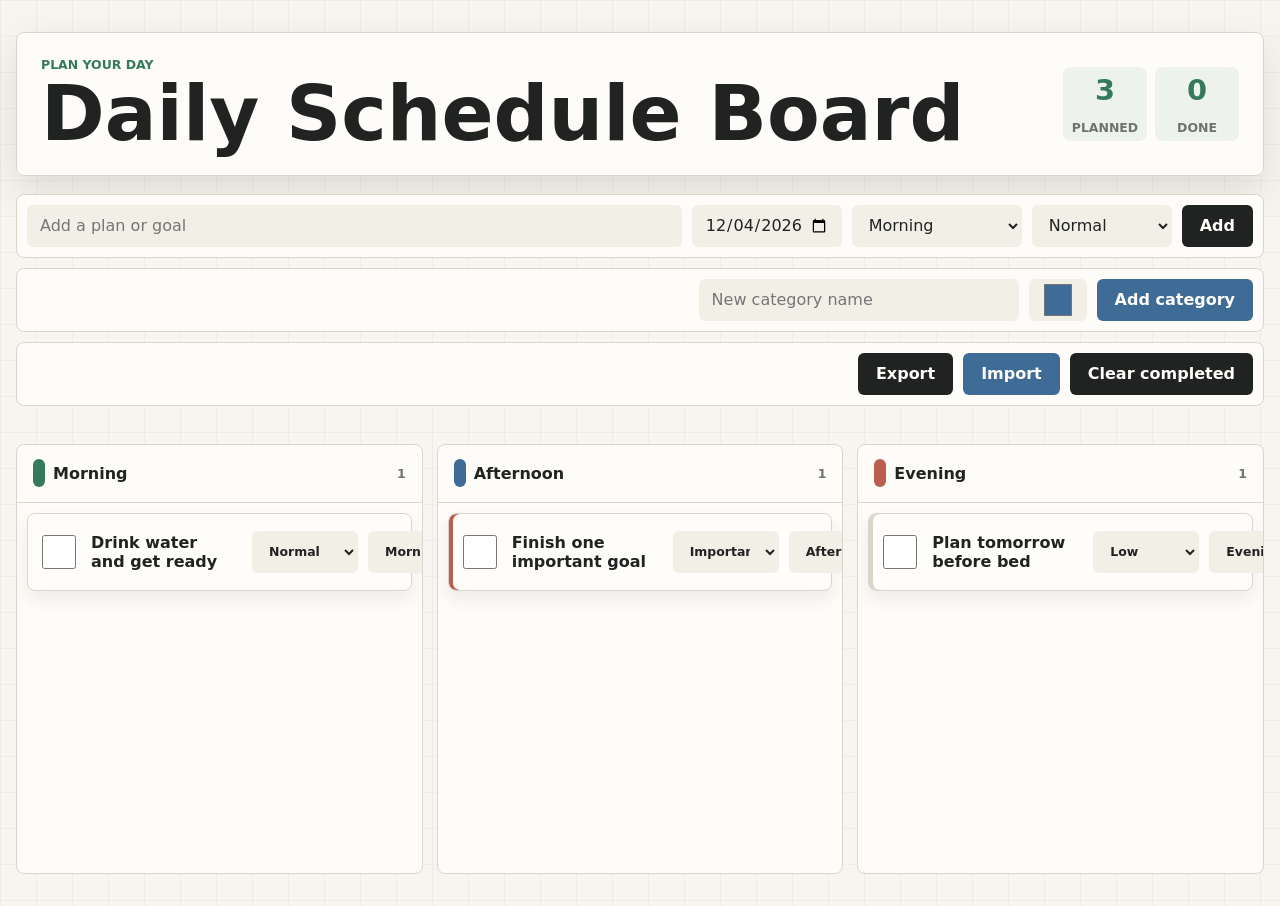
<file: index.html>
<!doctype html>
<html lang="en">
  <head>
    <meta charset="utf-8">
    <meta name="viewport" content="width=device-width, initial-scale=1">
    <title>Daily Schedule Board</title>
    <link rel="stylesheet" href="Daily%20Schedule%20Board/styles.css">
  </head>
  <body>
    <main class="shell">
      <header class="topbar">
        <div>
          <p class="eyebrow">Plan your day</p>
          <h1>Daily Schedule Board</h1>
        </div>
        <div class="stats" aria-label="Schedule stats">
          <div>
            <span id="plannedCount">0</span>
            <small>planned</small>
          </div>
          <div>
            <span id="doneCount">0</span>
            <small>done</small>
          </div>
        </div>
      </header>

      <section class="composer" aria-label="Add plan">
        <input id="taskInput" type="text" maxlength="90" placeholder="Add a plan or goal" autocomplete="off">
        <input id="dateInput" type="date" aria-label="Schedule date">
        <select id="slotInput" aria-label="Schedule category"></select>
        <select id="priorityInput" aria-label="Priority">
          <option value="normal">Normal</option>
          <option value="important">Important</option>
          <option value="low">Low</option>
        </select>
        <button id="addTaskButton" type="button">Add</button>
      </section>

      <section class="category-composer" aria-label="Add category">
        <input id="categoryInput" type="text" maxlength="30" placeholder="New category name" autocomplete="off">
        <input id="categoryColorInput" type="color" value="#3e6c97" aria-label="Category color">
        <button id="addCategoryButton" type="button">Add category</button>
      </section>

      <section class="board-actions" aria-label="Board tools">
        <button id="exportButton" type="button">Export</button>
        <button id="importButton" type="button">Import</button>
        <button id="clearCompletedButton" type="button">Clear completed</button>
        <input id="importFileInput" type="file" accept="application/json,.json" hidden>
      </section>

      <p id="categoryMessage" class="category-message" role="status" aria-live="polite"></p>

      <section id="emptyState" class="empty-state" hidden>
        <strong>No plans for this date yet.</strong>
        <span>Add one above, or switch to another date.</span>
      </section>

      <section class="board" id="board" aria-label="Daily schedule board"></section>
    </main>

    <div id="notificationToast" class="notification-toast" role="alert" aria-live="assertive"></div>

    <template id="laneTemplate">
      <article class="lane">
        <header>
          <div class="lane-title">
            <span class="category-swatch"></span>
            <h2></h2>
          </div>
          <div class="lane-actions">
            <span class="lane-count">0</span>
            <button class="remove-category-button" type="button" aria-label="Delete category">x</button>
          </div>
        </header>
        <div class="task-list"></div>
      </article>
    </template>

    <template id="taskTemplate">
      <article class="task" draggable="true">
        <input class="complete-checkbox" type="checkbox" aria-label="Mark complete">
        <p class="task-title" contenteditable="true" spellcheck="false" aria-label="Edit task title"></p>
        <select class="priority-select" aria-label="Task priority">
          <option value="normal">Normal</option>
          <option value="important">Important</option>
          <option value="low">Low</option>
        </select>
        <select class="lane-select" aria-label="Move task"></select>
        <input class="task-date-input" type="date" aria-label="Move date">
        <button class="reminder-toggle" type="button" aria-expanded="false">Remind</button>
        <button class="delete-button" type="button" aria-label="Delete task">x</button>
        <div class="reminder-panel" hidden>
          <div class="reminder-group">
            <label>Alarm</label>
            <input class="alarm-input" type="datetime-local">
            <button class="set-alarm-button" type="button">Set</button>
            <button class="cancel-alarm-button secondary-button" type="button">Clear</button>
          </div>
          <div class="reminder-group">
            <label>Timer</label>
            <input class="timer-input" type="number" min="1" max="1440" value="10" aria-label="Timer minutes">
            <span class="minutes-label">min</span>
            <button class="start-timer-button" type="button">Start</button>
            <button class="cancel-timer-button secondary-button" type="button">Clear</button>
          </div>
          <p class="reminder-status" aria-live="polite"></p>
        </div>
      </article>
    </template>

    <script src="Daily%20Schedule%20Board/app.js"></script>
  </body>
</html>
</file>
<file: Daily Schedule Board/styles.css>
:root {
  color-scheme: light;
  --bg: #f7f5ef;
  --panel: #fffdfa;
  --ink: #202322;
  --muted: #70746e;
  --line: #d9d5ca;
  --green: #357a5b;
  --blue: #3e6c97;
  --coral: #bb5e4f;
  --shadow: 0 16px 40px rgba(35, 38, 36, 0.12);
}

* {
  box-sizing: border-box;
}

[hidden] {
  display: none !important;
}

body {
  min-height: 100vh;
  margin: 0;
  background:
    linear-gradient(90deg, rgba(32, 35, 34, 0.045) 1px, transparent 1px),
    linear-gradient(180deg, rgba(32, 35, 34, 0.035) 1px, transparent 1px),
    var(--bg);
  background-size: 36px 36px;
  color: var(--ink);
  font-family: Inter, ui-sans-serif, system-ui, -apple-system, BlinkMacSystemFont, "Segoe UI", sans-serif;
}

button,
input,
select {
  font: inherit;
}

button {
  border: 0;
  cursor: pointer;
}

.shell {
  width: min(1380px, calc(100vw - 32px));
  margin: 0 auto;
  padding: 32px 0;
}

.topbar,
.composer,
.category-composer,
.board-actions,
.lane,
.task,
.empty-state {
  border: 1px solid var(--line);
  background: rgba(255, 253, 250, 0.92);
}

.topbar {
  display: flex;
  align-items: center;
  justify-content: space-between;
  gap: 24px;
  min-height: 112px;
  padding: 24px;
  border-radius: 8px;
  box-shadow: var(--shadow);
}

.eyebrow {
  margin: 0 0 6px;
  color: var(--green);
  font-size: 0.78rem;
  font-weight: 800;
  text-transform: uppercase;
}

h1,
h2,
p {
  margin: 0;
}

h1 {
  font-size: clamp(2rem, 7vw, 4.8rem);
  line-height: 0.95;
}

.stats {
  display: grid;
  grid-template-columns: repeat(2, minmax(76px, 1fr));
  gap: 8px;
  min-width: 176px;
}

.stats div {
  display: grid;
  place-items: center;
  min-height: 74px;
  border-radius: 8px;
  background: #edf3ec;
  color: var(--green);
}

.stats span {
  font-size: 1.8rem;
  font-weight: 900;
}

.stats small,
.lane-count {
  color: var(--muted);
  font-size: 0.78rem;
  font-weight: 800;
  text-transform: uppercase;
}

.composer,
.category-composer,
.board-actions {
  display: grid;
  gap: 10px;
  padding: 10px;
  border-radius: 8px;
}

.composer {
  grid-template-columns: minmax(220px, 1fr) 150px 170px 140px auto;
  margin: 18px 0 10px;
}

.category-composer {
  grid-template-columns: minmax(180px, 320px) 58px auto;
  justify-content: end;
  margin: 0 0 10px;
}

.board-actions {
  grid-template-columns: repeat(3, auto);
  justify-content: end;
  margin-bottom: 8px;
}

.composer input,
.composer select,
.category-composer input,
.task input,
.task select {
  width: 100%;
  min-height: 42px;
  border: 1px solid transparent;
  border-radius: 6px;
  background: #f2efe7;
  color: var(--ink);
  padding: 0 12px;
  outline: none;
}

.composer input:focus,
.composer select:focus,
.category-composer input:focus,
.task input:focus,
.task select:focus,
.task-title:focus {
  border-color: var(--blue);
  box-shadow: 0 0 0 2px rgba(62, 108, 151, 0.16);
}

.composer button,
.category-composer button,
.board-actions button {
  min-height: 42px;
  border-radius: 6px;
  background: var(--ink);
  color: #fffdfa;
  font-weight: 800;
  padding: 0 18px;
}

.category-composer button,
.board-actions button:nth-child(2) {
  background: var(--blue);
}

.board-actions button:last-child {
  background: #e7e1d4;
  color: var(--ink);
}

.category-message {
  min-height: 22px;
  margin: 0 2px 8px;
  color: var(--coral);
  font-size: 0.85rem;
  font-weight: 700;
  text-align: right;
}

.empty-state {
  display: grid;
  gap: 4px;
  margin-bottom: 14px;
  padding: 18px;
  border-radius: 8px;
  color: var(--muted);
}

.empty-state strong {
  color: var(--ink);
}

.board {
  display: grid;
  grid-template-columns: repeat(auto-fit, minmax(360px, 1fr));
  gap: 14px;
}

.lane {
  display: flex;
  flex-direction: column;
  min-height: 430px;
  border-radius: 8px;
  overflow: hidden;
}

.lane header {
  display: flex;
  align-items: center;
  justify-content: space-between;
  gap: 12px;
  min-height: 58px;
  padding: 0 16px;
  border-bottom: 1px solid var(--line);
}

.lane-title {
  display: flex;
  align-items: center;
  gap: 8px;
  min-width: 0;
}

.category-swatch {
  width: 12px;
  height: 28px;
  flex: 0 0 auto;
  border-radius: 999px;
  background: var(--category-color, var(--blue));
}

.lane h2 {
  min-width: 0;
  font-size: 1rem;
  overflow-wrap: anywhere;
}

.lane-actions {
  display: flex;
  align-items: center;
  gap: 8px;
}

.remove-category-button {
  width: 28px;
  height: 28px;
  border-radius: 50%;
  background: #f0dfda;
  color: var(--coral);
  font-weight: 900;
}

.remove-category-button:disabled {
  cursor: not-allowed;
  opacity: 0.35;
}

.task-list {
  flex: 1;
  padding: 10px;
}

.task-list.is-over {
  background: rgba(62, 108, 151, 0.08);
}

.task {
  display: grid;
  grid-template-columns: 34px minmax(160px, 1fr) 106px 106px 138px 74px 34px;
  align-items: center;
  gap: 10px;
  min-height: 66px;
  margin-bottom: 10px;
  padding: 10px;
  border-radius: 8px;
  box-shadow: 0 8px 18px rgba(35, 38, 36, 0.08);
}

.task.has-reminder {
  border-color: var(--blue);
}

.task.dragging {
  opacity: 0.45;
}

.task.is-complete {
  background: #edf3ec;
}

.task.is-complete .task-title {
  color: var(--muted);
  text-decoration: line-through;
}

.task[data-priority="important"] {
  box-shadow: inset 4px 0 0 var(--coral), 0 8px 18px rgba(35, 38, 36, 0.08);
}

.task[data-priority="low"] {
  box-shadow: inset 4px 0 0 var(--line), 0 8px 18px rgba(35, 38, 36, 0.08);
}

.task-title {
  min-width: 0;
  border: 1px solid transparent;
  border-radius: 6px;
  padding: 8px;
  overflow-wrap: anywhere;
  font-weight: 800;
  outline: none;
}

.complete-checkbox,
.delete-button {
  width: 34px;
  height: 34px;
}

.complete-checkbox {
  accent-color: var(--green);
  cursor: pointer;
}

.priority-select,
.lane-select,
.task-date-input {
  height: 34px;
  min-height: 34px;
  font-size: 0.78rem;
  font-weight: 800;
}

.reminder-toggle {
  height: 34px;
  border-radius: 6px;
  background: #e4edf4;
  color: var(--blue);
  font-size: 0.78rem;
  font-weight: 800;
}

.reminder-toggle.is-active {
  background: var(--blue);
  color: #fff;
}

.reminder-panel {
  grid-column: 1 / -1;
  padding-top: 10px;
  border-top: 1px solid var(--line);
}

.reminder-group {
  display: grid;
  grid-template-columns: 54px minmax(120px, 1fr) auto auto;
  align-items: center;
  gap: 8px;
  margin-bottom: 8px;
}

.reminder-group label,
.minutes-label {
  color: var(--muted);
  font-size: 0.78rem;
  font-weight: 800;
  text-transform: uppercase;
}

.reminder-group input {
  min-width: 0;
  height: 36px;
  border: 1px solid var(--line);
  border-radius: 6px;
  background: #f2efe7;
  color: var(--ink);
  padding: 0 8px;
}

.reminder-group .timer-input {
  width: 78px;
}

.reminder-group button {
  height: 36px;
  border-radius: 6px;
  background: var(--ink);
  color: #fff;
  font-size: 0.78rem;
  font-weight: 800;
  padding: 0 12px;
}

.reminder-group .secondary-button {
  background: #e7e1d4;
  color: var(--ink);
}

.reminder-status {
  min-height: 20px;
  color: var(--blue);
  font-size: 0.82rem;
  font-weight: 700;
}

.delete-button {
  border-radius: 50%;
  background: #f0dfda;
  color: var(--coral);
  font-weight: 900;
}

.empty {
  display: grid;
  place-items: center;
  min-height: 96px;
  border: 1px dashed var(--line);
  border-radius: 8px;
  color: var(--muted);
  font-weight: 800;
}

.notification-toast {
  position: fixed;
  right: 18px;
  bottom: 18px;
  z-index: 10;
  max-width: min(380px, calc(100vw - 36px));
  padding: 14px 16px;
  border-radius: 8px;
  background: var(--ink);
  color: #fff;
  box-shadow: var(--shadow);
  font-weight: 800;
  opacity: 0;
  pointer-events: none;
  transform: translateY(12px);
  transition: opacity 160ms ease, transform 160ms ease;
}

.notification-toast.is-visible {
  opacity: 1;
  transform: translateY(0);
}

@media (max-width: 1180px) {
  .task {
    grid-template-columns: 34px minmax(180px, 1fr) 106px 106px 34px;
  }

  .task-date-input,
  .reminder-toggle {
    grid-column: span 1;
  }

  .delete-button {
    grid-column: 5;
    grid-row: 1;
  }
}

@media (max-width: 820px) {
  .shell {
    width: min(100vw - 20px, 680px);
    padding: 10px 0 20px;
  }

  .topbar,
  .composer,
  .category-composer,
  .board-actions {
    grid-template-columns: 1fr;
  }

  .topbar {
    align-items: stretch;
    flex-direction: column;
  }

  .stats {
    min-width: 0;
  }

  .category-composer,
  .board-actions {
    justify-content: stretch;
  }

  .category-message {
    text-align: left;
  }

  .board {
    grid-template-columns: 1fr;
  }

  .lane {
    min-height: 260px;
  }

  .task {
    grid-template-columns: 34px minmax(0, 1fr) 34px;
  }

  .task-title {
    grid-column: 2;
  }

  .priority-select,
  .lane-select,
  .task-date-input,
  .reminder-toggle {
    grid-column: 1 / -1;
    width: 100%;
  }

  .delete-button {
    grid-column: 3;
    grid-row: 1;
  }

  .reminder-group {
    grid-template-columns: 1fr 1fr;
  }

  .reminder-group label {
    grid-column: 1 / -1;
  }

  .reminder-group .timer-input {
    width: 100%;
  }

  .minutes-label {
    display: none;
  }
}
</file>
